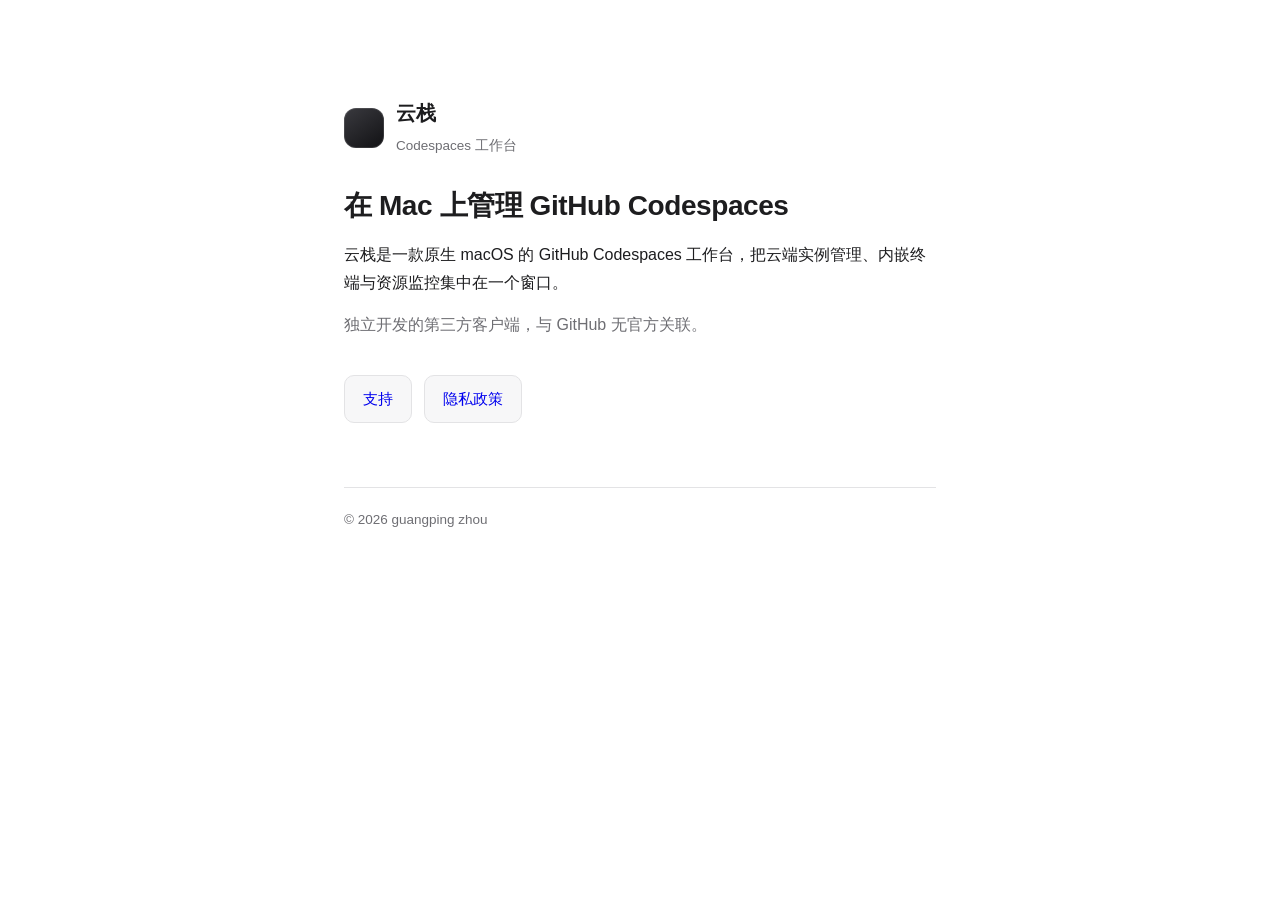
<file: cloudstack/index.html>
<!DOCTYPE html>
<html lang="zh-Hans">
<head>
<meta charset="utf-8">
<meta name="viewport" content="width=device-width, initial-scale=1">
<title>云栈 · Codespaces 工作台</title>
<style>
  :root { color-scheme: light dark; --fg:#1d1d1f; --muted:#6e6e73; --bg:#fff; --card:#f7f7f8; --line:#e3e3e5; }
  @media (prefers-color-scheme: dark) {
    :root { --fg:#f5f5f7; --muted:#a1a1a6; --bg:#0d0d0f; --card:#17171a; --line:#2a2a2e; }
  }
  * { box-sizing: border-box; }
  body { margin:0; background:var(--bg); color:var(--fg);
         font: 16px/1.75 -apple-system, BlinkMacSystemFont, "PingFang SC", "Hiragino Sans GB", "Microsoft YaHei", sans-serif;
         -webkit-font-smoothing: antialiased; }
  main { max-width: 640px; margin: 0 auto; padding: 96px 24px; }
  .brand { display:flex; align-items:center; gap:12px; margin-bottom:28px; }
  .dot { width:40px; height:40px; border-radius:12px; background:linear-gradient(145deg,#3a3a3f,#111114); box-shadow:inset 0 0 0 1px rgba(255,255,255,.12); }
  .name { font-size:20px; font-weight:600; letter-spacing:-.01em; }
  .sub { color:var(--muted); font-size:13.5px; }
  h1 { font-size: 28px; line-height:1.35; margin:0 0 16px; letter-spacing:-.015em; }
  p { margin: 0 0 14px; color:var(--fg); }
  .muted { color:var(--muted); }
  .links { display:flex; gap:12px; flex-wrap:wrap; margin-top:36px; }
  a.btn { display:inline-block; text-decoration:none; border:1px solid var(--line); background:var(--card);
          border-radius:10px; padding:10px 18px; font-size:15px; font-weight:500; }
  footer { color:var(--muted); font-size:13.5px; margin-top:64px; border-top:1px solid var(--line); padding-top:20px; }
</style>
</head>
<body>
<main>
  <div class="brand">
    <span class="dot"></span>
    <span><span class="name">云栈</span><br><span class="sub">Codespaces 工作台</span></span>
  </div>

  <h1>在 Mac 上管理 GitHub Codespaces</h1>
  <p>云栈是一款原生 macOS 的 GitHub Codespaces 工作台，把云端实例管理、内嵌终端与资源监控集中在一个窗口。</p>
  <p class="muted">独立开发的第三方客户端，与 GitHub 无官方关联。</p>

  <div class="links">
    <a class="btn" href="support.html">支持</a>
    <a class="btn" href="privacy.html">隐私政策</a>
  </div>

  <footer>© 2026 guangping zhou</footer>
</main>
</body>
</html>
</file>
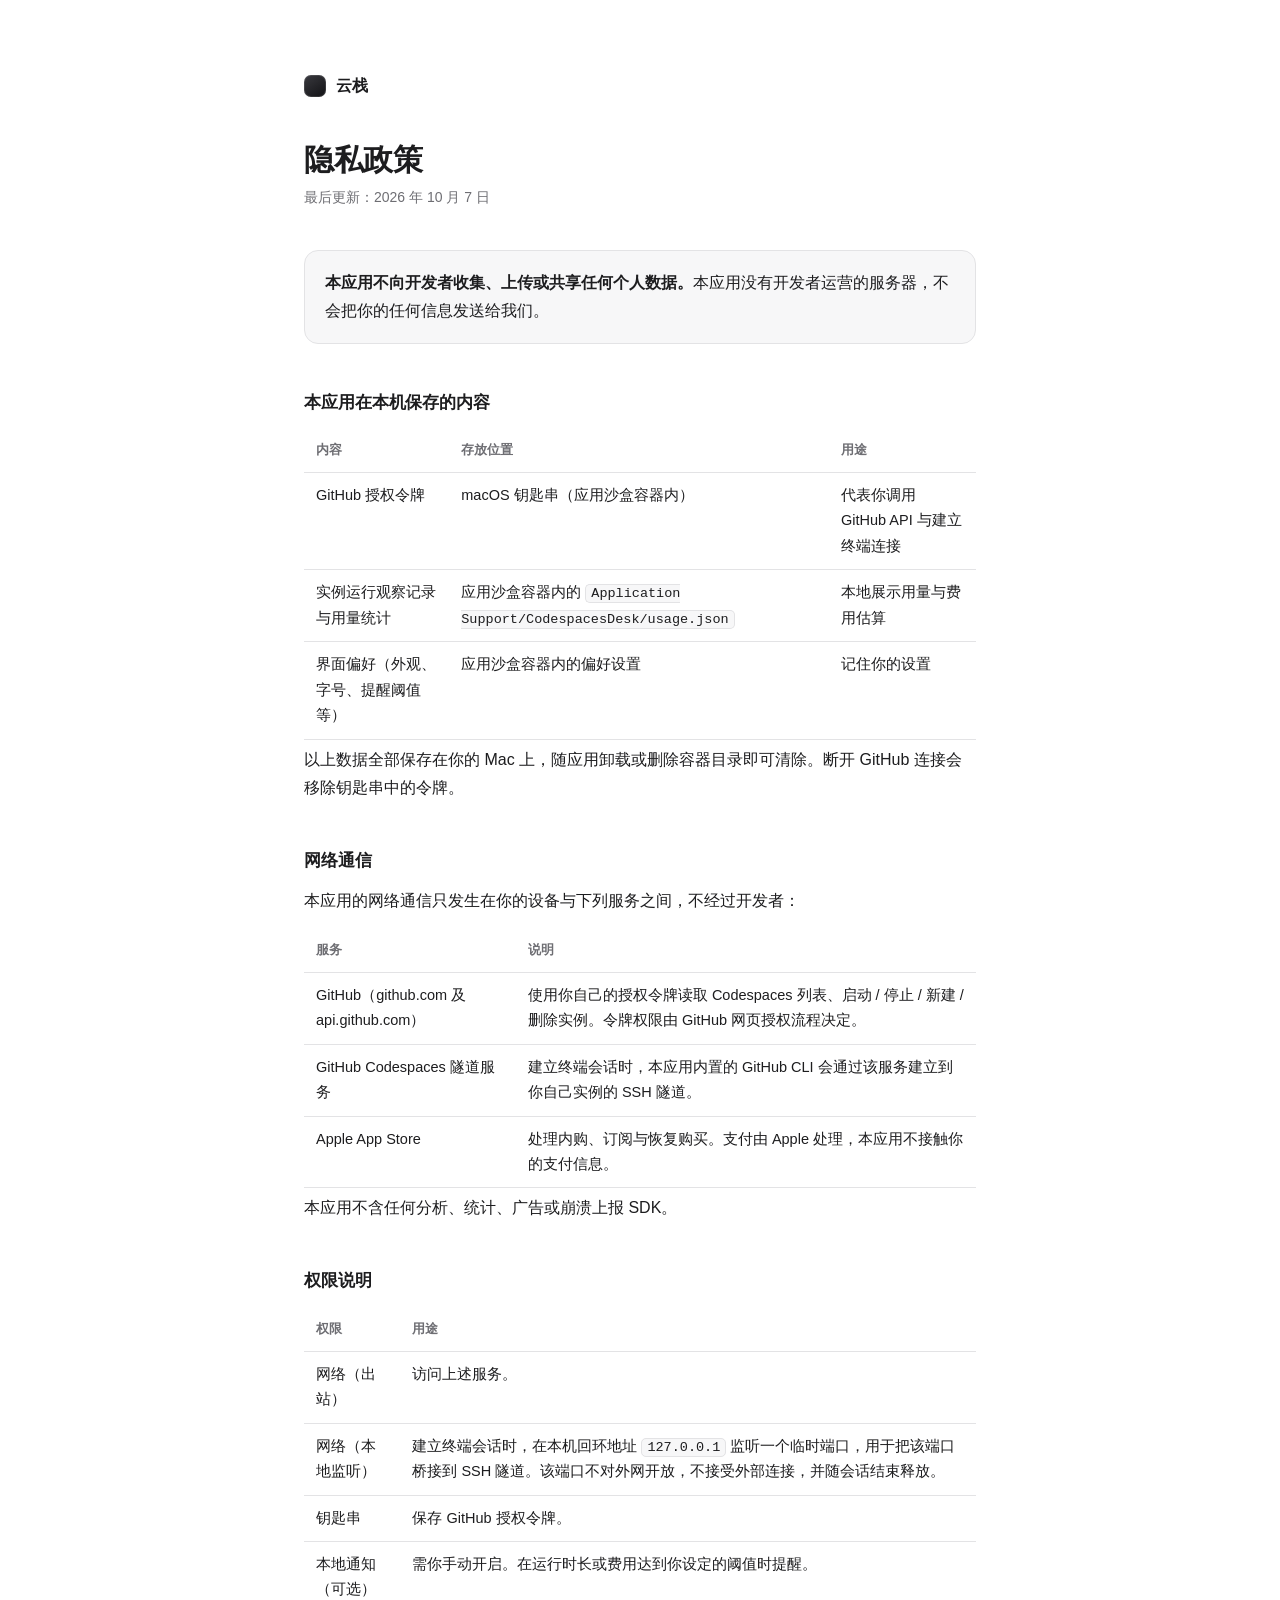
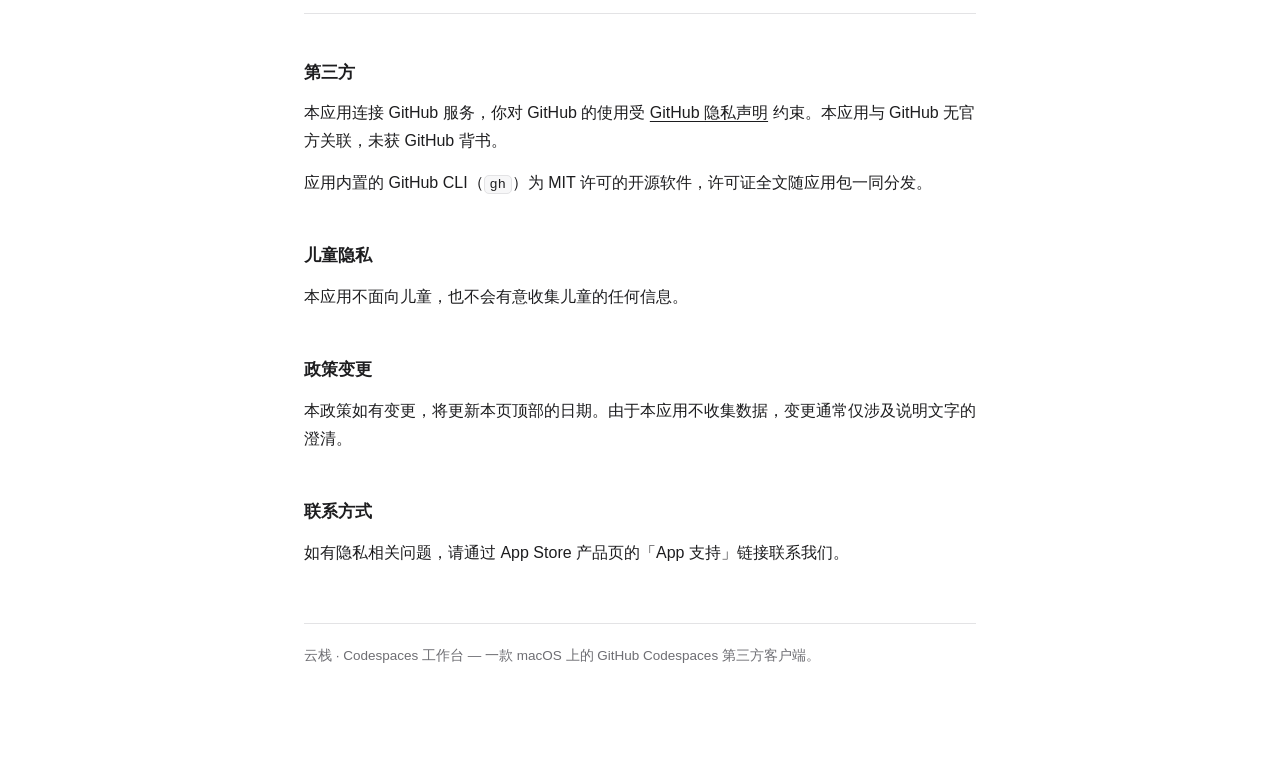
<file: cloudstack/privacy.html>
<!DOCTYPE html>
<html lang="zh-Hans">
<head>
<meta charset="utf-8">
<meta name="viewport" content="width=device-width, initial-scale=1">
<title>云栈 · 隐私政策</title>
<style>
  :root { color-scheme: light dark; --fg:#1d1d1f; --muted:#6e6e73; --bg:#fff; --card:#f7f7f8; --line:#e3e3e5; }
  @media (prefers-color-scheme: dark) {
    :root { --fg:#f5f5f7; --muted:#a1a1a6; --bg:#0d0d0f; --card:#17171a; --line:#2a2a2e; }
  }
  * { box-sizing: border-box; }
  body { margin:0; background:var(--bg); color:var(--fg);
         font: 16px/1.75 -apple-system, BlinkMacSystemFont, "PingFang SC", "Hiragino Sans GB", "Microsoft YaHei", sans-serif;
         -webkit-font-smoothing: antialiased; }
  main { max-width: 720px; margin: 0 auto; padding: 72px 24px 96px; }
  .brand { display:flex; align-items:center; gap:10px; margin-bottom:40px; font-weight:600; letter-spacing:.01em; }
  .dot { width:22px; height:22px; border-radius:7px; background:linear-gradient(145deg,#3a3a3f,#111114); box-shadow:inset 0 0 0 1px rgba(255,255,255,.12); }
  h1 { font-size: 30px; line-height:1.3; margin:0 0 6px; letter-spacing:-.01em; }
  .date { color:var(--muted); font-size:14px; margin:0 0 40px; }
  h2 { font-size:17px; margin:44px 0 12px; letter-spacing:-.005em; }
  p { margin: 0 0 14px; }
  .lead { background:var(--card); border:1px solid var(--line); border-radius:14px; padding:18px 20px; margin:0 0 8px; }
  table { width:100%; border-collapse:collapse; margin:8px 0 6px; font-size:14.5px; }
  th, td { text-align:left; padding:10px 12px; border-bottom:1px solid var(--line); vertical-align:top; }
  th { color:var(--muted); font-weight:600; font-size:13px; }
  code { font-family: ui-monospace, SFMono-Regular, Menlo, monospace; font-size:13.5px;
         background:var(--card); border:1px solid var(--line); border-radius:5px; padding:1px 5px; }
  a { color:inherit; text-underline-offset:3px; }
  footer { color:var(--muted); font-size:13.5px; margin-top:56px; border-top:1px solid var(--line); padding-top:20px; }
</style>
</head>
<body>
<main>
  <div class="brand"><span class="dot"></span> 云栈</div>

  <h1>隐私政策</h1>
  <p class="date">最后更新：2026 年 10 月 7 日</p>

  <p class="lead"><strong>本应用不向开发者收集、上传或共享任何个人数据。</strong>本应用没有开发者运营的服务器，不会把你的任何信息发送给我们。</p>

  <h2>本应用在本机保存的内容</h2>
  <table>
    <tr><th>内容</th><th>存放位置</th><th>用途</th></tr>
    <tr><td>GitHub 授权令牌</td><td>macOS 钥匙串（应用沙盒容器内）</td><td>代表你调用 GitHub API 与建立终端连接</td></tr>
    <tr><td>实例运行观察记录与用量统计</td><td>应用沙盒容器内的 <code>Application Support/CodespacesDesk/usage.json</code></td><td>本地展示用量与费用估算</td></tr>
    <tr><td>界面偏好（外观、字号、提醒阈值等）</td><td>应用沙盒容器内的偏好设置</td><td>记住你的设置</td></tr>
  </table>
  <p>以上数据全部保存在你的 Mac 上，随应用卸载或删除容器目录即可清除。断开 GitHub 连接会移除钥匙串中的令牌。</p>

  <h2>网络通信</h2>
  <p>本应用的网络通信只发生在你的设备与下列服务之间，不经过开发者：</p>
  <table>
    <tr><th>服务</th><th>说明</th></tr>
    <tr><td>GitHub（github.com 及 api.github.com）</td><td>使用你自己的授权令牌读取 Codespaces 列表、启动 / 停止 / 新建 / 删除实例。令牌权限由 GitHub 网页授权流程决定。</td></tr>
    <tr><td>GitHub Codespaces 隧道服务</td><td>建立终端会话时，本应用内置的 GitHub CLI 会通过该服务建立到你自己实例的 SSH 隧道。</td></tr>
    <tr><td>Apple App Store</td><td>处理内购、订阅与恢复购买。支付由 Apple 处理，本应用不接触你的支付信息。</td></tr>
  </table>
  <p>本应用不含任何分析、统计、广告或崩溃上报 SDK。</p>

  <h2>权限说明</h2>
  <table>
    <tr><th>权限</th><th>用途</th></tr>
    <tr><td>网络（出站）</td><td>访问上述服务。</td></tr>
    <tr><td>网络（本地监听）</td><td>建立终端会话时，在本机回环地址 <code>127.0.0.1</code> 监听一个临时端口，用于把该端口桥接到 SSH 隧道。该端口不对外网开放，不接受外部连接，并随会话结束释放。</td></tr>
    <tr><td>钥匙串</td><td>保存 GitHub 授权令牌。</td></tr>
    <tr><td>本地通知（可选）</td><td>需你手动开启。在运行时长或费用达到你设定的阈值时提醒。</td></tr>
  </table>

  <h2>第三方</h2>
  <p>本应用连接 GitHub 服务，你对 GitHub 的使用受 <a href="https://docs.github.com/site-policy/privacy-policies/github-privacy-statement">GitHub 隐私声明</a> 约束。本应用与 GitHub 无官方关联，未获 GitHub 背书。</p>
  <p>应用内置的 GitHub CLI（<code>gh</code>）为 MIT 许可的开源软件，许可证全文随应用包一同分发。</p>

  <h2>儿童隐私</h2>
  <p>本应用不面向儿童，也不会有意收集儿童的任何信息。</p>

  <h2>政策变更</h2>
  <p>本政策如有变更，将更新本页顶部的日期。由于本应用不收集数据，变更通常仅涉及说明文字的澄清。</p>

  <h2>联系方式</h2>
  <p>如有隐私相关问题，请通过 App Store 产品页的「App 支持」链接联系我们。</p>

  <footer>云栈 · Codespaces 工作台 — 一款 macOS 上的 GitHub Codespaces 第三方客户端。</footer>
</main>
</body>
</html>
</file>
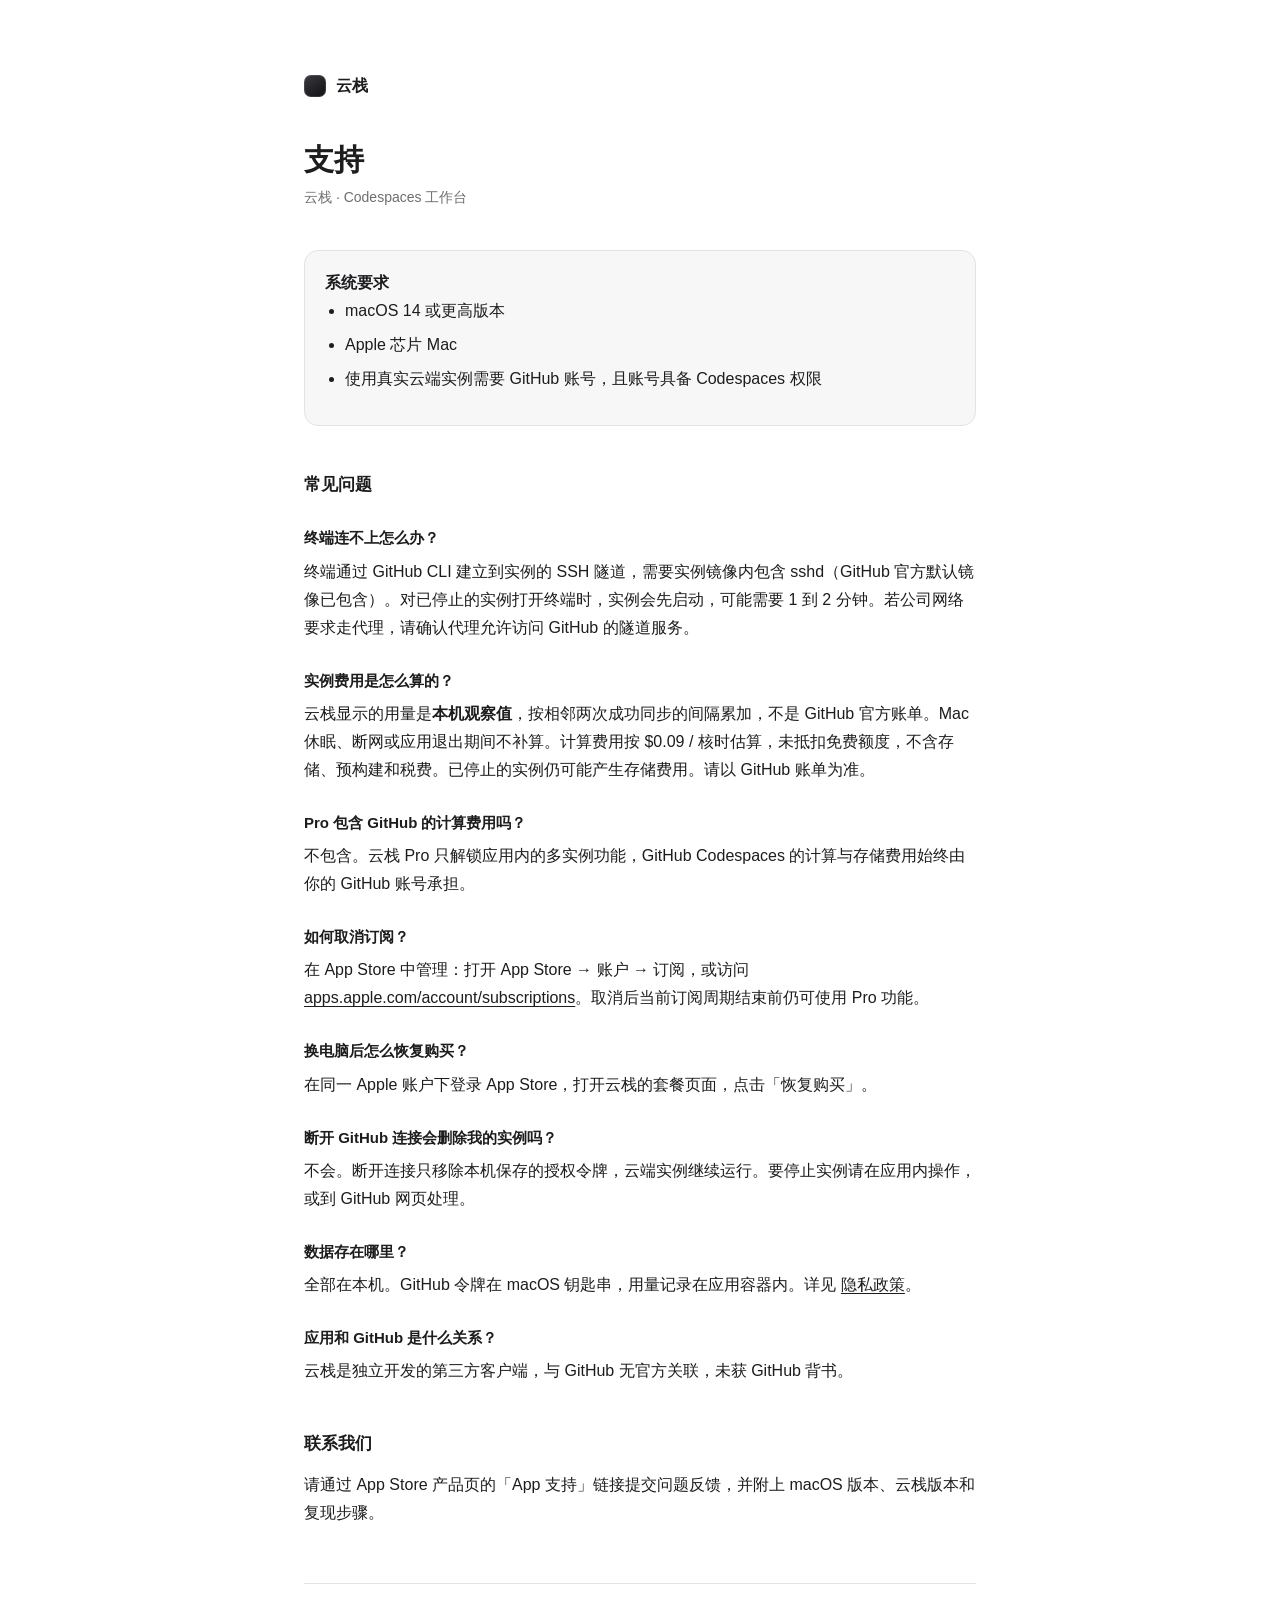
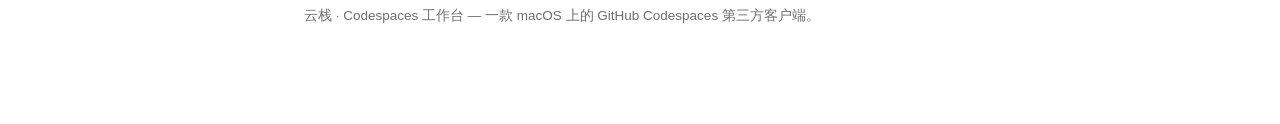
<file: cloudstack/support.html>
<!DOCTYPE html>
<html lang="zh-Hans">
<head>
<meta charset="utf-8">
<meta name="viewport" content="width=device-width, initial-scale=1">
<title>云栈 · 支持</title>
<style>
  :root { color-scheme: light dark; --fg:#1d1d1f; --muted:#6e6e73; --bg:#fff; --card:#f7f7f8; --line:#e3e3e5; }
  @media (prefers-color-scheme: dark) {
    :root { --fg:#f5f5f7; --muted:#a1a1a6; --bg:#0d0d0f; --card:#17171a; --line:#2a2a2e; }
  }
  * { box-sizing: border-box; }
  body { margin:0; background:var(--bg); color:var(--fg);
         font: 16px/1.75 -apple-system, BlinkMacSystemFont, "PingFang SC", "Hiragino Sans GB", "Microsoft YaHei", sans-serif;
         -webkit-font-smoothing: antialiased; }
  main { max-width: 720px; margin: 0 auto; padding: 72px 24px 96px; }
  .brand { display:flex; align-items:center; gap:10px; margin-bottom:40px; font-weight:600; }
  .dot { width:22px; height:22px; border-radius:7px; background:linear-gradient(145deg,#3a3a3f,#111114); box-shadow:inset 0 0 0 1px rgba(255,255,255,.12); }
  h1 { font-size: 30px; line-height:1.3; margin:0 0 6px; letter-spacing:-.01em; }
  .sub { color:var(--muted); font-size:14px; margin:0 0 40px; }
  h2 { font-size:17px; margin:44px 0 12px; letter-spacing:-.005em; }
  h3 { font-size:15px; margin:26px 0 6px; }
  p { margin: 0 0 14px; }
  ul { margin:0 0 14px; padding-left:20px; }
  li { margin-bottom:6px; }
  code { font-family: ui-monospace, SFMono-Regular, Menlo, monospace; font-size:13.5px;
         background:var(--card); border:1px solid var(--line); border-radius:5px; padding:1px 5px; }
  .card { background:var(--card); border:1px solid var(--line); border-radius:14px; padding:18px 20px; margin:0 0 8px; }
  a { color:inherit; text-underline-offset:3px; }
  footer { color:var(--muted); font-size:13.5px; margin-top:56px; border-top:1px solid var(--line); padding-top:20px; }
</style>
</head>
<body>
<main>
  <div class="brand"><span class="dot"></span> 云栈</div>

  <h1>支持</h1>
  <p class="sub">云栈 · Codespaces 工作台</p>

  <div class="card">
    <strong>系统要求</strong>
    <ul>
      <li>macOS 14 或更高版本</li>
      <li>Apple 芯片 Mac</li>
      <li>使用真实云端实例需要 GitHub 账号，且账号具备 Codespaces 权限</li>
    </ul>
  </div>

  <h2>常见问题</h2>

  <h3>终端连不上怎么办？</h3>
  <p>终端通过 GitHub CLI 建立到实例的 SSH 隧道，需要实例镜像内包含 sshd（GitHub 官方默认镜像已包含）。对已停止的实例打开终端时，实例会先启动，可能需要 1 到 2 分钟。若公司网络要求走代理，请确认代理允许访问 GitHub 的隧道服务。</p>

  <h3>实例费用是怎么算的？</h3>
  <p>云栈显示的用量是<strong>本机观察值</strong>，按相邻两次成功同步的间隔累加，不是 GitHub 官方账单。Mac 休眠、断网或应用退出期间不补算。计算费用按 $0.09 / 核时估算，未抵扣免费额度，不含存储、预构建和税费。已停止的实例仍可能产生存储费用。请以 GitHub 账单为准。</p>

  <h3>Pro 包含 GitHub 的计算费用吗？</h3>
  <p>不包含。云栈 Pro 只解锁应用内的多实例功能，GitHub Codespaces 的计算与存储费用始终由你的 GitHub 账号承担。</p>

  <h3>如何取消订阅？</h3>
  <p>在 App Store 中管理：打开 App Store → 账户 → 订阅，或访问 <a href="https://apps.apple.com/account/subscriptions">apps.apple.com/account/subscriptions</a>。取消后当前订阅周期结束前仍可使用 Pro 功能。</p>

  <h3>换电脑后怎么恢复购买？</h3>
  <p>在同一 Apple 账户下登录 App Store，打开云栈的套餐页面，点击「恢复购买」。</p>

  <h3>断开 GitHub 连接会删除我的实例吗？</h3>
  <p>不会。断开连接只移除本机保存的授权令牌，云端实例继续运行。要停止实例请在应用内操作，或到 GitHub 网页处理。</p>

  <h3>数据存在哪里？</h3>
  <p>全部在本机。GitHub 令牌在 macOS 钥匙串，用量记录在应用容器内。详见 <a href="privacy.html">隐私政策</a>。</p>

  <h3>应用和 GitHub 是什么关系？</h3>
  <p>云栈是独立开发的第三方客户端，与 GitHub 无官方关联，未获 GitHub 背书。</p>

  <h2>联系我们</h2>
  <p>请通过 App Store 产品页的「App 支持」链接提交问题反馈，并附上 macOS 版本、云栈版本和复现步骤。</p>

  <footer>云栈 · Codespaces 工作台 — 一款 macOS 上的 GitHub Codespaces 第三方客户端。</footer>
</main>
</body>
</html>
</file>
